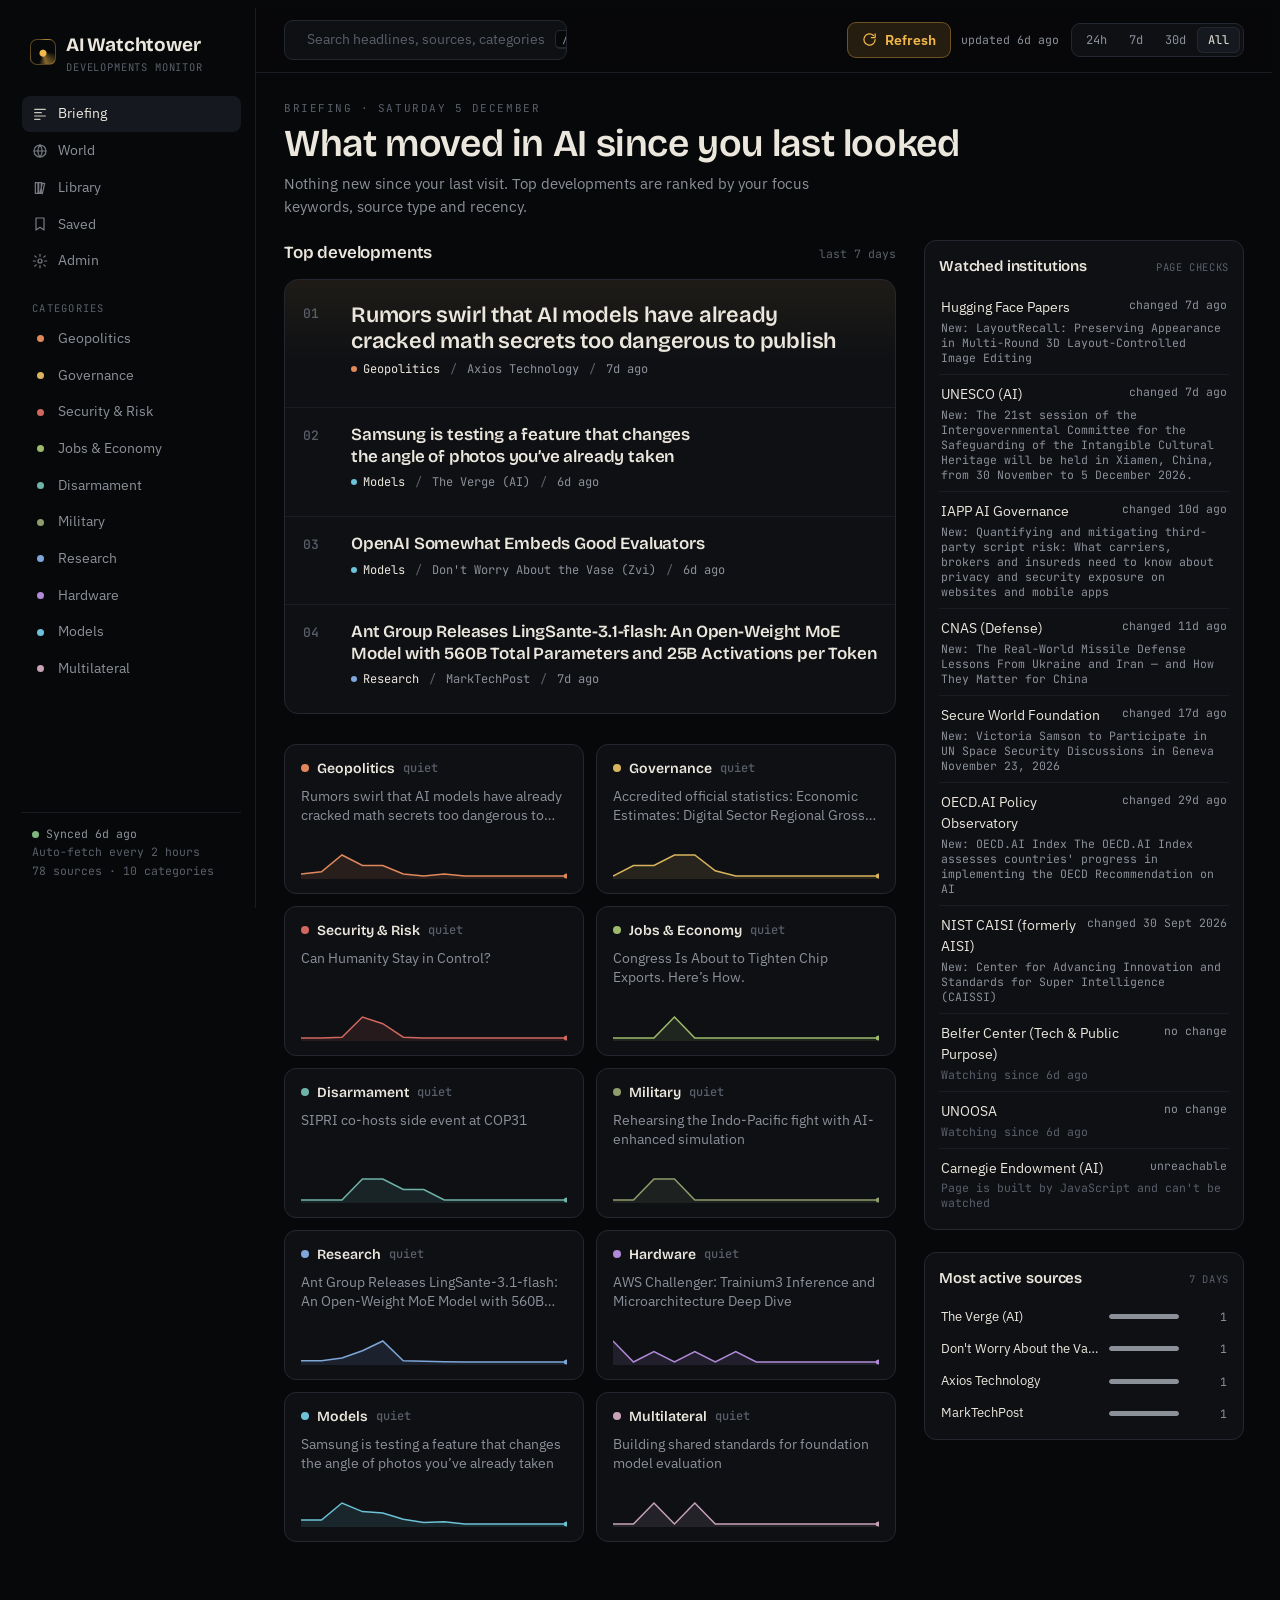
<file: index.html>
<!DOCTYPE html>
<html lang="en">
<head>
<meta charset="UTF-8">
<meta name="viewport" content="width=device-width, initial-scale=1.0, viewport-fit=cover">
<meta name="color-scheme" content="dark">
<meta name="theme-color" content="#07080A">
<title>AI Watchtower</title>
<meta name="description" content="Monitor for AI developments across geopolitics, governance, security, military, research, hardware and more. Updated every 2 hours.">
<link rel="icon" href="data:image/svg+xml,%3Csvg xmlns='http://www.w3.org/2000/svg' viewBox='0 0 32 32'%3E%3Crect width='32' height='32' rx='8' fill='%2307080A'/%3E%3Ccircle cx='16' cy='16' r='11' fill='none' stroke='%23F2B84B' stroke-opacity='.5'/%3E%3Ccircle cx='16' cy='16' r='4' fill='%23F2B84B'/%3E%3C/svg%3E">
<link rel="preconnect" href="https://fonts.googleapis.com">
<link rel="preconnect" href="https://fonts.gstatic.com" crossorigin>
<link rel="stylesheet" href="https://fonts.googleapis.com/css2?family=Bricolage+Grotesque:opsz,wght@12..96,500;12..96,600;12..96,700&family=IBM+Plex+Sans:wght@400;500;600&family=JetBrains+Mono:wght@400;500&display=swap">
<link rel="stylesheet" href="assets/css/style.css">
</head>
<body>
<div class="shell">
  <aside class="rail" id="rail" aria-label="Navigation">
    <div class="brand"><span class="brand-mark" aria-hidden="true"></span><div><h1>AI Watchtower</h1><small>Developments monitor</small></div></div>
    <nav class="nav" id="nav-main"></nav>
    <div>
      <div class="nav-label">Categories</div>
      <nav class="nav" id="nav-cats"></nav>
    </div>
    <div class="rail-foot">
      <div class="live"><i></i><span>Synced <span id="synced">…</span></span></div>
      <div>Auto-fetch <span id="nextfetch">every 2 hours</span></div>
      <div id="src-count"></div>
    </div>
  </aside>
  <div class="main">
    <header class="topbar">
      <button class="menu-btn" id="menu-btn" aria-label="Open navigation"><svg width="18" height="18" viewBox="0 0 24 24" fill="none" stroke="currentColor" stroke-width="2"><path d="M4 6h16M4 12h16M4 18h16"/></svg></button>
      <button class="search-btn" id="search-btn"><svg width="15" height="15" viewBox="0 0 24 24" fill="none" stroke="currentColor" stroke-width="2"><circle cx="11" cy="11" r="7"/><path d="m20 20-3.5-3.5"/></svg>Search headlines, sources, categories<kbd>/</kbd></button>
      <span class="spacer"></span>
      <div class="refresh-wrap">
        <button class="refresh-btn" id="refresh-btn" title="Fetch the latest items from all sources now"><svg width="15" height="15" viewBox="0 0 24 24" fill="none" stroke="currentColor" stroke-width="2" stroke-linecap="round" stroke-linejoin="round" aria-hidden="true"><path d="M21 12a9 9 0 1 1-2.64-6.36"/><path d="M21 3v6h-6"/></svg><span>Refresh</span></button>
        <span class="refresh-when" id="refresh-when" aria-live="polite"></span>
      </div>
      <div class="seg range" role="group" aria-label="Time range" id="range">
        <button data-r="1">24h</button><button data-r="7">7d</button><button data-r="30">30d</button><button data-r="0">All</button>
      </div>
    </header>
    <main class="view" id="view"><div class="loading">Loading the latest developments…</div></main>
  </div>
</div>

<div class="scrim" id="scrim"></div>
<aside class="reader" id="reader" aria-label="Item details"></aside>
<div class="palette" id="palette" role="dialog" aria-label="Search">
  <input id="pal-input" placeholder="Search everything, or type a category or source…" autocomplete="off">
  <div class="pal-list" id="pal-list"></div>
  <div class="pal-foot"><span>↑↓ move</span><span>↵ open</span><span>esc close</span></div>
</div>
<div class="toast" id="toast" role="status"></div>
<div class="dialog" id="tokdlg" role="dialog" aria-labelledby="tokdlg-h" hidden>
  <form id="tokform">
    <h2 id="tokdlg-h">Fetch the latest news now</h2>
    <p class="note">This starts the fetch on GitHub, which takes about a minute, and then emails you any new items. GitHub needs a token to start it: a fine-grained token for this repository with <b>Actions: read and write</b> and <b>Contents: read</b>. It's kept in this browser tab only. If you're logged in to Admin, that token is used automatically.</p>
    <div class="field"><label for="tok-in">GitHub token</label><input class="inp" id="tok-in" type="password" autocomplete="off" placeholder="github_pat_…"></div>
    <div class="btn-row"><button class="btn primary" type="submit">Refresh now</button><button class="btn" type="button" id="tok-reload">Just load the latest published data</button><button class="btn" type="button" id="tok-cancel">Cancel</button></div>
  </form>
</div>

<script src="assets/js/site-config.js"></script>
<script src="assets/js/app.js"></script>
</body>
</html>
</file>
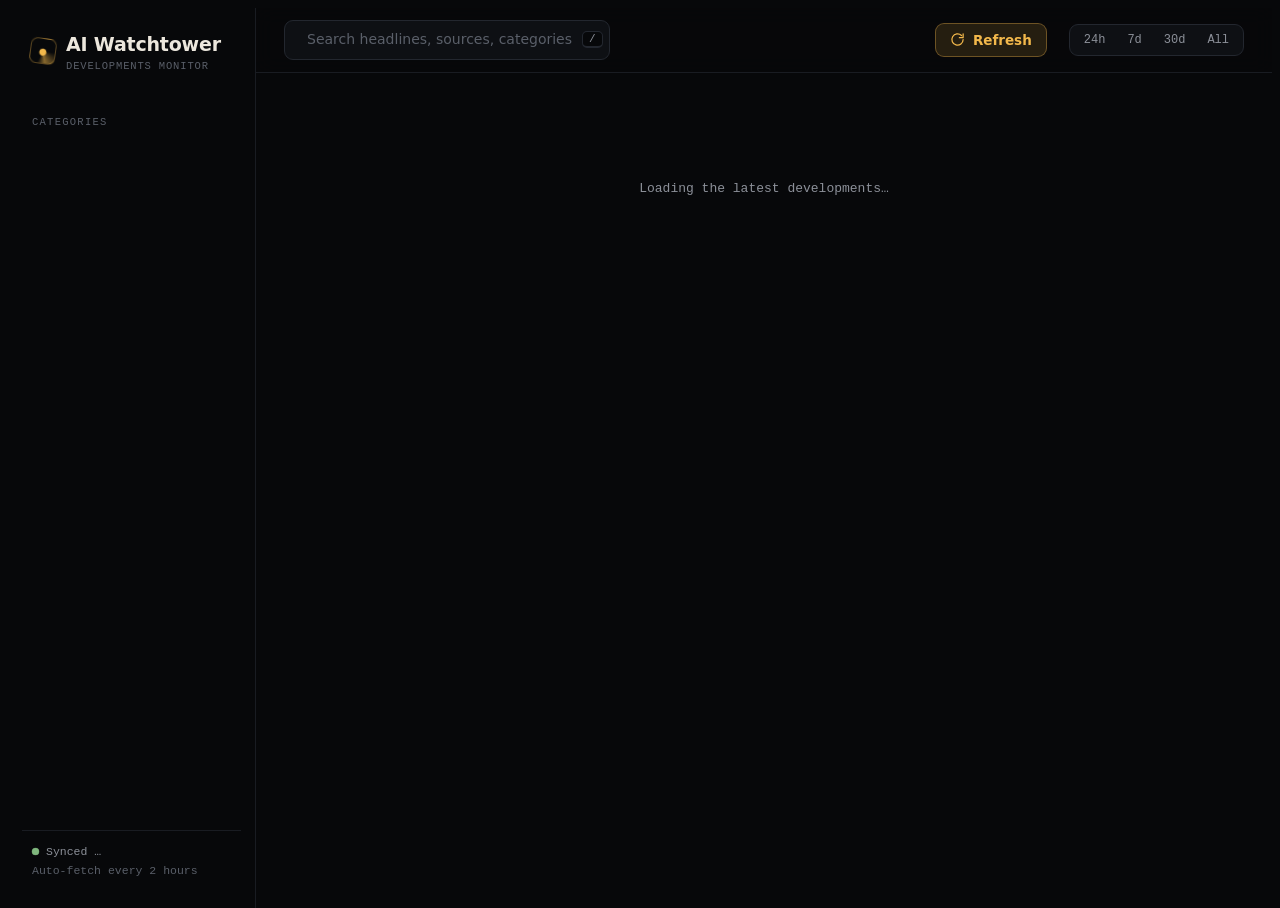
<file: control-panel.html>
<!DOCTYPE html>
<html lang="en">
<head>
<meta charset="UTF-8">
<title>AI Watchtower admin</title>
<meta http-equiv="refresh" content="0; url=index.html#admin">
</head>
<body style="background:#07080A;color:#ECE7DD;font-family:system-ui,sans-serif;padding:40px">
<p>The control panel has moved into the dashboard. <a href="index.html#admin" style="color:#F2B84B">Open the admin panel</a>.</p>
</body>
</html>
</file>
<file: assets/css/style.css>
:root{
  color-scheme: dark;
  --bg:#07080A; --surface:#0E1014; --raised:#15181E; --hover:#1B1F26;
  --line:#23272F; --line-soft:#191C22;
  --text:#ECE7DD; --muted:#8C9099; --faint:#5A5F69;
  --accent:#F2B84B; --accent-ink:#1A1204; --accent-dim:rgba(242,184,75,.13); --accent-line:rgba(242,184,75,.35);
  --ok:#7FB77E; --warn:#D9A441; --err:#E06C5F;
  --display:"Bricolage Grotesque", "Segoe UI", system-ui, sans-serif;
  --body:"IBM Plex Sans", "Segoe UI", system-ui, sans-serif;
  --mono:"JetBrains Mono", ui-monospace, "SFMono-Regular", Menlo, monospace;
  --radius:10px;
}
*{box-sizing:border-box}
html,body{height:100%}
body{background:var(--bg);color:var(--text);font:15px/1.55 var(--body);-webkit-font-smoothing:antialiased}
a{color:inherit}
button{font:inherit;color:inherit;background:none;border:0;cursor:pointer}
input,textarea,select{font:inherit;color:var(--text)}
:focus-visible{outline:2px solid var(--accent);outline-offset:2px;border-radius:6px}
h1,h2,h3{font-family:var(--display);font-weight:600;letter-spacing:-.01em;text-wrap:balance;margin:0}
.mono{font-family:var(--mono)}
.num{font-variant-numeric:tabular-nums}


/* shell */
.shell{display:grid;grid-template-columns:248px minmax(0,1fr);min-height:100%}
.rail{position:sticky;top:0;height:100vh;overflow:auto;border-right:1px solid var(--line-soft);padding:22px 14px 28px;display:flex;flex-direction:column;gap:22px;background:var(--bg)}
.brand{display:flex;align-items:center;gap:10px;padding:0 8px}
.brand-mark{width:26px;height:26px;border-radius:7px;background:radial-gradient(circle at 50% 55%,var(--accent) 0 3px,transparent 4px),conic-gradient(from 200deg,transparent 0 70%,rgba(242,184,75,.55) 90%,transparent 100%);border:1px solid var(--accent-line);animation:sweep 6s linear infinite}
@keyframes sweep{to{filter:hue-rotate(0deg);transform:rotate(360deg)}}
.brand h1{font-size:19px;font-weight:700}
.brand small{display:block;font:10.5px var(--mono);color:var(--faint);letter-spacing:.08em;text-transform:uppercase;margin-top:1px}
.nav-label{font:10.5px var(--mono);letter-spacing:.12em;text-transform:uppercase;color:var(--faint);padding:0 10px 6px}
.nav{display:flex;flex-direction:column;gap:1px}
.nav button{display:flex;align-items:center;gap:10px;width:100%;padding:7px 10px;border-radius:8px;color:var(--muted);text-align:left;font-size:14px}
.nav button:hover{background:var(--surface);color:var(--text)}
.nav button[aria-current="true"]{background:var(--raised);color:var(--text)}
.nav .ico{width:16px;height:16px;flex:none;opacity:.85}
.nav .dot{width:7px;height:7px;border-radius:50%;flex:none;margin:0 4.5px}
.nav .count{margin-left:auto;font:11px var(--mono);color:var(--faint)}
.nav .count.new{color:var(--accent)}
.rail-foot{margin-top:auto;padding:12px 10px 0;border-top:1px solid var(--line-soft);font:11.5px/1.6 var(--mono);color:var(--faint)}
.live{display:inline-flex;align-items:center;gap:7px;color:var(--muted)}
.live i{width:7px;height:7px;border-radius:50%;background:var(--ok);box-shadow:0 0 0 0 rgba(127,183,126,.6);animation:pulse 2.4s infinite}
@keyframes pulse{70%{box-shadow:0 0 0 7px rgba(127,183,126,0)}100%{box-shadow:0 0 0 0 rgba(127,183,126,0)}}

/* top bar */
.main{min-width:0;display:flex;flex-direction:column}
.topbar{position:sticky;top:env(safe-area-inset-top,0px);z-index:20;display:flex;align-items:center;gap:12px;padding:12px 28px;background:rgba(7,8,10,.86);backdrop-filter:blur(10px);border-bottom:1px solid var(--line-soft)}
.search-btn{flex:1;max-width:460px;display:flex;align-items:center;gap:10px;padding:8px 12px;border:1px solid var(--line);border-radius:9px;background:var(--surface);color:var(--faint);font-size:14px;text-align:left}
.search-btn:hover{border-color:#30343d;color:var(--muted)}
kbd{font:11px var(--mono);padding:1px 6px;border:1px solid var(--line);border-bottom-width:2px;border-radius:5px;color:var(--muted);background:var(--bg)}
.search-btn kbd{margin-left:auto}
.seg{display:inline-flex;padding:3px;border:1px solid var(--line);border-radius:9px;background:var(--surface)}
.seg button{padding:5px 11px;border-radius:6px;font:12px var(--mono);color:var(--muted)}
.seg button[aria-pressed="true"]{background:var(--raised);color:var(--text);box-shadow:inset 0 0 0 1px var(--line)}
.topbar .spacer{flex:1}
.menu-btn{display:none}

.view{padding:28px 28px 80px;width:100%;max-width:1180px}
.view-head{display:flex;align-items:flex-end;justify-content:space-between;gap:16px;flex-wrap:wrap;margin-bottom:22px}
.eyebrow{font:11px var(--mono);letter-spacing:.14em;text-transform:uppercase;color:var(--faint);margin-bottom:8px}
.view-head h2{font-size:clamp(26px,3.4vw,38px);line-height:1.08}
.lede{color:var(--muted);margin:8px 0 0;max-width:62ch}
.lede strong{color:var(--accent);font-weight:500}

/* briefing */
.brief-grid{display:grid;grid-template-columns:minmax(0,1fr) 320px;gap:28px;align-items:start}
.section-title{display:flex;align-items:baseline;justify-content:space-between;gap:12px;margin:0 0 12px}
.section-title h3{font-size:17px}
.section-title span{font:11.5px var(--mono);color:var(--faint)}
.top-list{display:flex;flex-direction:column;border:1px solid var(--line);border-radius:14px;overflow:hidden;background:var(--surface)}
.top-item{display:grid;grid-template-columns:34px minmax(0,1fr);gap:4px 14px;padding:16px 18px;border-top:1px solid var(--line-soft);cursor:pointer;position:relative}
.top-item:first-child{border-top:0}
.top-item:hover,.top-item.sel{background:var(--hover)}
.rank{font:500 13px var(--mono);color:var(--faint);padding-top:3px}
.top-item.lead{padding:22px 18px 20px;background:linear-gradient(180deg,rgba(242,184,75,.07),transparent 70%)}
.top-item.lead .t{font-size:22px;line-height:1.22}
.top-item .t{font-family:var(--display);font-weight:600;font-size:17px;line-height:1.3;margin:0}
.meta{display:flex;flex-wrap:wrap;align-items:center;gap:6px 10px;font:12px var(--mono);color:var(--muted)}
.meta .sep{color:var(--faint)}
.catlabel{display:inline-flex;align-items:center;gap:6px;color:var(--text)}
.catlabel i{width:6px;height:6px;border-radius:50%}
.why{grid-column:2;display:flex;flex-wrap:wrap;gap:6px;margin-top:6px}
.tag{font:11px var(--mono);padding:2px 8px;border-radius:99px;border:1px solid var(--line);color:var(--muted)}
.tag.focus{border-color:var(--accent-line);color:var(--accent);background:var(--accent-dim)}
.newdot{width:7px;height:7px;border-radius:50%;background:var(--accent);box-shadow:0 0 12px rgba(242,184,75,.7);display:inline-block}

.tiles{display:grid;grid-template-columns:repeat(auto-fill,minmax(230px,1fr));gap:12px;margin-top:30px}
.tile{display:flex;flex-direction:column;gap:10px;padding:15px 16px 14px;border:1px solid var(--line);border-radius:12px;background:var(--surface);text-align:left;min-height:150px;transition:border-color .15s, transform .15s}
.tile:hover{border-color:#343945;transform:translateY(-1px)}
.tile-head{display:flex;align-items:center;gap:8px;font:600 14px var(--display)}
.tile-head i{width:8px;height:8px;border-radius:50%}
.tile-head .n{margin-left:auto;font:500 12px var(--mono);color:var(--accent)}
.tile-head .n.zero{color:var(--faint)}
.tile p{margin:0;font-size:13.5px;line-height:1.4;color:var(--muted);display:-webkit-box;-webkit-line-clamp:2;-webkit-box-orient:vertical;overflow:hidden}
.tile svg{margin-top:auto;width:100%;height:28px;display:block}

.side{display:flex;flex-direction:column;gap:22px}
.panel{border:1px solid var(--line);border-radius:12px;background:var(--surface);padding:14px 14px 10px}
.panel h3{font-size:15px;margin-bottom:10px;display:flex;justify-content:space-between;align-items:baseline}
.panel h3 small{font:10.5px var(--mono);color:var(--faint);letter-spacing:.06em;text-transform:uppercase;font-weight:400}
.watch{display:grid;grid-template-columns:minmax(0,1fr) auto;gap:2px 10px;padding:9px 2px;border-top:1px solid var(--line-soft);font-size:13.5px}
.watch:first-of-type{border-top:0}
.watch a{text-decoration:none}
.watch a:hover{color:var(--accent)}
.watch .when{font:11.5px var(--mono);color:var(--muted);text-align:right}
.watch .when.changed{color:var(--accent)}
.watch .what{grid-column:1/-1;font:11.5px var(--mono);color:var(--faint)}
.pulse-row{display:grid;grid-template-columns:minmax(0,1fr) 70px 38px;align-items:center;gap:10px;padding:6px 2px;font-size:13px}
.pulse-row span:first-child{overflow:hidden;text-overflow:ellipsis;white-space:nowrap}
.bar{height:5px;border-radius:3px;background:var(--line);overflow:hidden}
.bar b{display:block;height:100%;background:var(--muted);border-radius:3px}
.pulse-row .num{font:11.5px var(--mono);color:var(--muted);text-align:right}

/* feed list */
.filters{display:flex;flex-wrap:wrap;gap:8px;align-items:center;margin-bottom:14px}
.chip{padding:5px 11px;border:1px solid var(--line);border-radius:99px;font:12px var(--mono);color:var(--muted);background:var(--surface)}
.chip:hover{color:var(--text);border-color:#343945}
.chip[aria-pressed="true"]{border-color:var(--accent-line);color:var(--accent);background:var(--accent-dim)}
.src-row{display:flex;gap:6px;overflow-x:auto;padding-bottom:6px;margin-bottom:10px;scrollbar-width:thin}
.src-row .chip{white-space:nowrap;flex:none}
.feed{border:1px solid var(--line);border-radius:14px;background:var(--surface);overflow:hidden}
.day{padding:14px 18px 6px;font:11px var(--mono);letter-spacing:.12em;text-transform:uppercase;color:var(--faint);border-top:1px solid var(--line-soft)}
.day:first-child{border-top:0}
.divider-new{display:flex;align-items:center;gap:10px;padding:12px 18px 4px;font:11px var(--mono);letter-spacing:.1em;text-transform:uppercase;color:var(--accent);border-top:1px solid var(--line-soft)}
.divider-new::after{content:"";flex:1;height:1px;background:var(--accent-line)}
.row{display:grid;grid-template-columns:14px minmax(0,1fr) auto;gap:4px 12px;padding:13px 18px;border-top:1px solid var(--line-soft);cursor:pointer;align-items:start}
.row:hover,.row.sel{background:var(--hover)}
.row.sel{box-shadow:inset 2px 0 0 var(--accent)}
.row .mark{padding-top:8px}
.row .t{margin:0;font:500 15.5px/1.38 var(--body);color:var(--text)}
.row.read .t{color:var(--muted)}
.row .meta{grid-column:2}
.row .pv{grid-column:2;margin:2px 0 0;font-size:13.5px;color:var(--muted);display:-webkit-box;-webkit-line-clamp:2;-webkit-box-orient:vertical;overflow:hidden}
.star{padding:4px;border-radius:6px;color:var(--faint);line-height:0}
.star:hover{color:var(--text);background:var(--raised)}
.star[aria-pressed="true"]{color:var(--accent)}
.empty{padding:40px 18px;text-align:center;color:var(--muted)}
.watch-strip{display:flex;gap:8px;flex-wrap:wrap;margin-bottom:14px}
.wpill{display:inline-flex;align-items:center;gap:8px;padding:6px 11px;border:1px dashed var(--line);border-radius:9px;font-size:13px;color:var(--muted);text-decoration:none}
.wpill:hover{border-color:#3a3f4a;color:var(--text)}
.wpill .when{font:11px var(--mono);color:var(--faint)}
.wpill .when.changed{color:var(--accent)}
.kbd-hint{margin-top:14px;font:11.5px var(--mono);color:var(--faint);display:flex;gap:14px;flex-wrap:wrap}

/* reader */
.scrim{position:fixed;inset:0;background:rgba(0,0,0,.5);z-index:40;opacity:0;pointer-events:none;transition:opacity .2s}
.scrim.on{opacity:1;pointer-events:auto}
.reader{position:fixed;top:0;right:0;bottom:0;width:min(520px,100%);z-index:41;background:var(--surface);border-left:1px solid var(--line);transform:translateX(100%);transition:transform .25s ease;display:flex;flex-direction:column;padding-top:env(safe-area-inset-top,0px)}
.reader.on{transform:none}
.reader-top{display:flex;align-items:center;gap:8px;padding:12px 16px;border-bottom:1px solid var(--line-soft)}
.reader-top .x{margin-left:auto}
.reader-body{padding:22px 24px 40px;overflow:auto;display:flex;flex-direction:column;gap:16px}
.reader-body h2{font-size:26px;line-height:1.18}
.reader-body .pv{color:var(--text);opacity:.85;font-size:15.5px;margin:0;max-width:62ch}
.kv{display:grid;grid-template-columns:110px minmax(0,1fr);gap:8px 12px;font-size:13.5px;padding:14px 0;border-top:1px solid var(--line-soft);border-bottom:1px solid var(--line-soft)}
.kv dt{font:11px var(--mono);letter-spacing:.08em;text-transform:uppercase;color:var(--faint);padding-top:2px}
.kv dd{margin:0;color:var(--muted)}
.btn{display:inline-flex;align-items:center;gap:8px;padding:8px 14px;border-radius:9px;border:1px solid var(--line);background:var(--raised);font-size:13.5px;text-decoration:none;color:var(--text)}
.btn:hover{border-color:#3a3f4a}
.btn.primary{background:var(--accent);border-color:var(--accent);color:var(--accent-ink);font-weight:600}
.btn.primary:hover{filter:brightness(1.07)}
.btn.small{padding:5px 10px;font-size:12.5px}
.btn-row{display:flex;gap:8px;flex-wrap:wrap}
.related{display:flex;flex-direction:column;gap:2px}
.related button{display:block;text-align:left;padding:9px 10px;border-radius:8px;font-size:14px;color:var(--text)}
.related button:hover{background:var(--hover)}
.related button span{display:block;font:11.5px var(--mono);color:var(--faint);margin-top:2px}

/* palette */
.palette{position:fixed;left:50%;top:12vh;transform:translate(-50%,-8px);width:min(620px,calc(100% - 32px));z-index:51;background:var(--surface);border:1px solid var(--line);border-radius:14px;box-shadow:0 30px 80px rgba(0,0,0,.6);opacity:0;pointer-events:none;transition:opacity .15s, transform .15s;overflow:hidden}
.palette.on{opacity:1;pointer-events:auto;transform:translate(-50%,0)}
.palette input{width:100%;padding:16px 18px;border:0;border-bottom:1px solid var(--line);background:transparent;font-size:16px;outline:none}
.pal-list{max-height:52vh;overflow:auto;padding:6px}
.pal-group{font:10.5px var(--mono);letter-spacing:.12em;text-transform:uppercase;color:var(--faint);padding:10px 12px 4px}
.pal-item{display:flex;align-items:center;gap:10px;width:100%;padding:9px 12px;border-radius:8px;text-align:left;font-size:14px}
.pal-item span{overflow:hidden;text-overflow:ellipsis;white-space:nowrap}
.pal-item small{margin-left:auto;flex:none;font:11px var(--mono);color:var(--faint)}
.pal-item.act{background:var(--raised)}
.pal-foot{display:flex;gap:14px;padding:9px 14px;border-top:1px solid var(--line-soft);font:11px var(--mono);color:var(--faint)}

/* world */
.map-wrap{border:1px solid var(--line);border-radius:14px;background:var(--surface);padding:10px;overflow-x:auto}
.map-wrap svg{display:block;width:100%;min-width:640px;height:auto}
.country-list{display:grid;grid-template-columns:repeat(auto-fill,minmax(200px,1fr));gap:8px;margin:16px 0 22px}
.country{display:flex;justify-content:space-between;align-items:center;padding:10px 12px;border:1px solid var(--line);border-radius:10px;background:var(--surface);font-size:14px;text-align:left}
.country:hover{border-color:#3a3f4a}
.country[aria-pressed="true"]{border-color:var(--accent-line);background:var(--accent-dim)}
.country .num{font:12px var(--mono);color:var(--muted)}

/* library */
.lib-grid{display:grid;grid-template-columns:repeat(auto-fill,minmax(260px,1fr));gap:12px}
.book{display:flex;flex-direction:column;gap:8px;padding:16px;border:1px solid var(--line);border-radius:12px;background:var(--surface)}
.book h3{font-size:16px;line-height:1.25}
.book .by{font:11.5px var(--mono);color:var(--faint)}
.book p{margin:0;font-size:13.5px;color:var(--muted)}
.book .foot{margin-top:auto;display:flex;align-items:center;justify-content:space-between;gap:8px;padding-top:6px}
.book .next{font:11px var(--mono);color:var(--accent)}
.book .foot{flex-wrap:wrap}
.book .foot .btn-row{flex-wrap:nowrap}
.book.nolink{border-style:dashed}
.book.nolink .foot span{font:11.5px var(--mono);color:var(--faint)}
.tracker{display:grid;grid-template-columns:minmax(0,1fr) auto;gap:2px 14px;padding:12px 16px;border-top:1px solid var(--line-soft);align-items:center}
.tracker:first-child{border-top:0}
.tracker b{font-weight:500}
.tracker span{grid-column:1;font-size:13px;color:var(--muted)}
.tracker a{grid-row:1/3;grid-column:2}

/* admin */
.gate{max-width:420px;margin:40px auto;padding:28px;border:1px solid var(--line);border-radius:16px;background:var(--surface);display:flex;flex-direction:column;gap:14px}
.gate h2{font-size:24px}
.field{display:flex;flex-direction:column;gap:6px}
.field label{font:11px var(--mono);letter-spacing:.08em;text-transform:uppercase;color:var(--muted)}
.inp{width:100%;padding:9px 12px;border:1px solid var(--line);border-radius:9px;background:var(--bg);outline:none}
.inp:focus{border-color:var(--accent-line)}
textarea.inp{min-height:130px;font:13px/1.5 var(--mono);resize:vertical}
.note{font-size:12.5px;color:var(--faint);margin:0}
.tabs{display:flex;gap:4px;border-bottom:1px solid var(--line);margin-bottom:18px;overflow-x:auto}
.tabs button{padding:10px 14px;font-size:14px;color:var(--muted);border-bottom:2px solid transparent;margin-bottom:-1px;white-space:nowrap}
.tabs button[aria-selected="true"]{color:var(--text);border-color:var(--accent)}
.stats{display:grid;grid-template-columns:repeat(auto-fit,minmax(140px,1fr));gap:10px;margin-bottom:16px}
.stat{padding:12px 14px;border:1px solid var(--line);border-radius:10px;background:var(--surface)}
.stat b{display:block;font:600 24px var(--display)}
.stat span{font:11px var(--mono);color:var(--muted);letter-spacing:.06em;text-transform:uppercase}
.table-wrap{border:1px solid var(--line);border-radius:12px;overflow-x:auto;background:var(--surface)}
table{width:100%;border-collapse:collapse;font-size:13.5px;min-width:760px}
th{text-align:left;font:11px var(--mono);letter-spacing:.08em;text-transform:uppercase;color:var(--faint);font-weight:400;padding:10px 14px;border-bottom:1px solid var(--line)}
td{padding:10px 14px;border-top:1px solid var(--line-soft);vertical-align:top}
tr:first-child td{border-top:0}
td .sub{display:block;font:11.5px var(--mono);color:var(--faint);margin-top:2px}
.pill{display:inline-flex;align-items:center;gap:6px;font:11.5px var(--mono);padding:2px 9px;border-radius:99px;border:1px solid var(--line);white-space:nowrap}
.pill i{width:6px;height:6px;border-radius:50%}
.pill.ok{color:var(--ok)} .pill.ok i{background:var(--ok)}
.pill.warn{color:var(--warn)} .pill.warn i{background:var(--warn)}
.pill.err{color:var(--err)} .pill.err i{background:var(--err)}
.pill.off{color:var(--faint)} .pill.off i{background:var(--faint)}
.catchips{display:flex;flex-wrap:wrap;gap:4px}
.catchip{font:11px var(--mono);padding:1px 7px;border-radius:5px;background:var(--raised);color:var(--muted);white-space:nowrap}
.switch{position:relative;width:34px;height:20px;border-radius:99px;background:var(--line);transition:background .15s;flex:none}
.switch::after{content:"";position:absolute;top:3px;left:3px;width:14px;height:14px;border-radius:50%;background:var(--muted);transition:transform .15s, background .15s}
.switch[aria-checked="true"]{background:var(--accent-dim);box-shadow:inset 0 0 0 1px var(--accent-line)}
.switch[aria-checked="true"]::after{transform:translateX(14px);background:var(--accent)}
.two-col{display:grid;grid-template-columns:minmax(0,1.1fr) minmax(0,1fr);gap:20px;align-items:start}
.card{border:1px solid var(--line);border-radius:12px;background:var(--surface);padding:18px;display:flex;flex-direction:column;gap:14px}
.card h3{font-size:16px}
.checks{display:flex;flex-wrap:wrap;gap:6px}
.detect{display:flex;gap:10px;align-items:flex-start;padding:12px;border-radius:10px;background:var(--bg);border:1px solid var(--line-soft);font-size:13.5px;color:var(--muted)}
.detect b{color:var(--text);font-weight:500}
.cat-row{display:grid;grid-template-columns:28px 22px minmax(0,1fr) auto auto;gap:10px;align-items:center;padding:10px 14px;border-top:1px solid var(--line-soft)}
.cat-row:first-child{border-top:0}
.cat-row input[type=color]{width:22px;height:22px;border:0;padding:0;background:none;border-radius:50%;cursor:pointer}
.cat-row .inp{padding:6px 10px}
.mv{display:flex;flex-direction:column}
.mv button{font-size:10px;line-height:1;padding:2px 6px;color:var(--faint)}
.mv button:hover{color:var(--text)}
.kw{display:flex;flex-wrap:wrap;gap:6px}
.kw span{display:inline-flex;align-items:center;gap:6px;padding:4px 6px 4px 10px;border-radius:99px;background:var(--accent-dim);border:1px solid var(--accent-line);color:var(--accent);font:12px var(--mono)}
.kw span button{color:var(--accent);opacity:.7;padding:0 4px}
.kw span button:hover{opacity:1}

.mail{border:1px solid var(--line);border-radius:12px;overflow:hidden;background:#0B0C0F}
.mail-head{padding:12px 16px;border-bottom:1px solid var(--line);display:flex;flex-direction:column;gap:4px;font-size:13px;color:var(--muted);background:var(--surface)}
.mail-head span{display:inline-block;width:62px;font:11px var(--mono);letter-spacing:.06em;text-transform:uppercase;color:var(--faint)}
.mail-head b{color:var(--text);font-weight:600}
.mail-body{padding:18px 18px 16px;display:flex;flex-direction:column;gap:16px}
.mail-intro{margin:0;color:var(--muted);font-size:14px}
.mail-sec{display:flex;flex-direction:column;gap:2px;padding-top:12px;border-top:1px solid var(--line-soft)}
.mail-cat{display:flex;align-items:center;gap:8px;font:600 15px var(--display);margin-bottom:4px}
.mail-cat i{width:8px;height:8px;border-radius:50%}
.mail-cat span{margin-left:auto;font:500 11.5px var(--mono);color:var(--accent)}
.mail-item{display:block;padding:6px 0;text-decoration:none;font-size:14px;line-height:1.35}
.mail-item:hover{color:var(--accent)}
.mail-item small{display:block;font:11.5px var(--mono);color:var(--faint);margin-top:2px}
.mail-more{font:12px var(--mono);color:var(--muted);padding:2px 0 4px}
.mail-cta{align-self:flex-start;margin-top:6px;padding:6px 12px;border-radius:8px;background:var(--accent);color:var(--accent-ink);font-weight:600;font-size:13px}
.mail-foot{margin:0;font-size:12px;color:var(--faint)}
.toggle-row{display:flex;align-items:center;gap:10px;font-size:14px;color:var(--muted);cursor:pointer}
.toast{position:fixed;left:50%;bottom:calc(22px + env(safe-area-inset-bottom,0px));transform:translate(-50%,20px);background:var(--raised);border:1px solid var(--line);padding:10px 16px;border-radius:10px;font-size:13.5px;opacity:0;pointer-events:none;transition:all .2s;z-index:60;max-width:calc(100% - 32px)}
.toast.on{opacity:1;transform:translate(-50%,0)}

@media (max-width: 1080px){ .brief-grid{grid-template-columns:minmax(0,1fr)} .two-col{grid-template-columns:minmax(0,1fr)} }
@media (max-width: 820px){
  .shell{grid-template-columns:minmax(0,1fr)}
  .rail{position:fixed;left:0;top:0;bottom:0;width:270px;z-index:45;transform:translateX(-100%);transition:transform .25s;box-shadow:20px 0 60px rgba(0,0,0,.5);padding-top:calc(22px + env(safe-area-inset-top,0px))}
  .rail.on{transform:none}
  .menu-btn{display:inline-flex;padding:7px;border:1px solid var(--line);border-radius:9px;background:var(--surface)}
  .topbar{padding:10px 16px}
  .view{padding:20px 16px 70px}
  .seg.range{display:none}
  .search-btn kbd{display:none}
  .row{padding:12px 14px}
  .top-item{grid-template-columns:24px minmax(0,1fr);padding:14px}
  .top-item.lead .t{font-size:19px}
}
@media (prefers-reduced-motion: reduce){*{animation:none!important;transition:none!important}}
/* live site additions */
.loading{padding:80px 20px;text-align:center;color:var(--muted);font:13px var(--mono)}
.summary-box{border:1px solid var(--line);border-radius:12px;background:var(--surface);padding:14px 16px;margin-bottom:16px}
.summary-box .eyebrow{margin-bottom:6px}
.summary-box ul{margin:0;padding-left:18px;display:flex;flex-direction:column;gap:4px;font-size:14px;color:var(--text)}
.summary-box li::marker{color:var(--accent)}
.watch .what a{color:var(--muted)}
.watch .what a:hover{color:var(--accent)}
.savebar{position:sticky;bottom:calc(14px + env(safe-area-inset-bottom,0px));z-index:15;display:flex;align-items:center;gap:12px;flex-wrap:wrap;margin-top:18px;padding:12px 14px;border:1px solid var(--accent-line);border-radius:12px;background:rgba(21,24,30,.96);backdrop-filter:blur(8px);box-shadow:0 12px 40px rgba(0,0,0,.45)}
.savebar span{flex:1;min-width:180px;font-size:14px}
.savebar b{color:var(--accent);font-weight:600}
.edit-row td{background:var(--bg)}
.edit-grid{display:grid;grid-template-columns:repeat(auto-fit,minmax(220px,1fr));gap:12px;padding:6px 0}
.edit-grid .wide{grid-column:1/-1}
.linkish{color:var(--muted);text-decoration:underline;text-decoration-color:var(--line);text-underline-offset:3px}
.linkish:hover{color:var(--text)}
td .actions{display:flex;gap:6px;flex-wrap:wrap}
.err-text{color:var(--err);font-size:13px;margin:0}
.lib-edit{display:grid;grid-template-columns:minmax(0,1.2fr) minmax(0,1.4fr) minmax(0,1fr) auto;gap:8px;align-items:center;padding:8px 14px;border-top:1px solid var(--line-soft)}
.lib-edit:first-child{border-top:0}
@media (max-width:820px){.lib-edit{grid-template-columns:minmax(0,1fr)}}
.cat-filter{padding:4px 14px 16px 64px;display:flex;flex-direction:column;gap:10px;border-top:1px dashed var(--line-soft)}
.cat-filter textarea.inp{min-height:70px}
@media (max-width:820px){.cat-filter{padding-left:14px}}
.refresh-wrap{display:flex;align-items:center;gap:10px}
.refresh-btn{display:inline-flex;align-items:center;gap:8px;padding:8px 14px;border-radius:9px;border:1px solid var(--accent-line);background:var(--accent-dim);color:var(--accent);font:600 13.5px var(--body)}
.refresh-btn:hover{background:rgba(242,184,75,.22)}
.refresh-btn:disabled{cursor:progress;opacity:.9}
.refresh-btn.is-busy svg{animation:spin 1s linear infinite}
@keyframes spin{to{transform:rotate(360deg)}}
.refresh-when{font:11.5px var(--mono);color:var(--muted);white-space:nowrap}
.dialog{position:fixed;left:50%;top:14vh;transform:translateX(-50%);z-index:52;width:min(520px,calc(100% - 32px));background:var(--surface);border:1px solid var(--line);border-radius:14px;box-shadow:0 30px 80px rgba(0,0,0,.6);padding:22px}
.dialog form{display:flex;flex-direction:column;gap:14px}
.dialog h2{font-size:21px}
@media (max-width:820px){.refresh-when{display:none}.refresh-btn span{display:none}.refresh-btn{padding:8px 10px}}
.search-btn{white-space:nowrap;overflow:hidden;min-width:0;text-overflow:ellipsis}
.brief-card{border:1px solid var(--accent-line);border-radius:14px;background:linear-gradient(180deg,rgba(242,184,75,.08),var(--surface) 60%);padding:18px 20px 16px;margin-bottom:26px}
.brief-card h3{font-size:21px;line-height:1.28;margin:4px 0 12px}
.brief-card ol{margin:0;padding-left:20px;display:flex;flex-direction:column;gap:12px}
.brief-card li::marker{color:var(--accent);font:600 13px var(--mono)}
.brief-card li p{margin:0;font-size:15px;line-height:1.5}
.brief-src{display:flex;flex-wrap:wrap;align-items:center;gap:6px 8px;margin-top:5px;font:12px var(--mono);color:var(--muted)}
.src-link{font:12px var(--mono);color:var(--muted);text-decoration:underline;text-decoration-color:var(--line);text-underline-offset:3px;padding:0}
.src-link:hover{color:var(--accent)}
</file>
